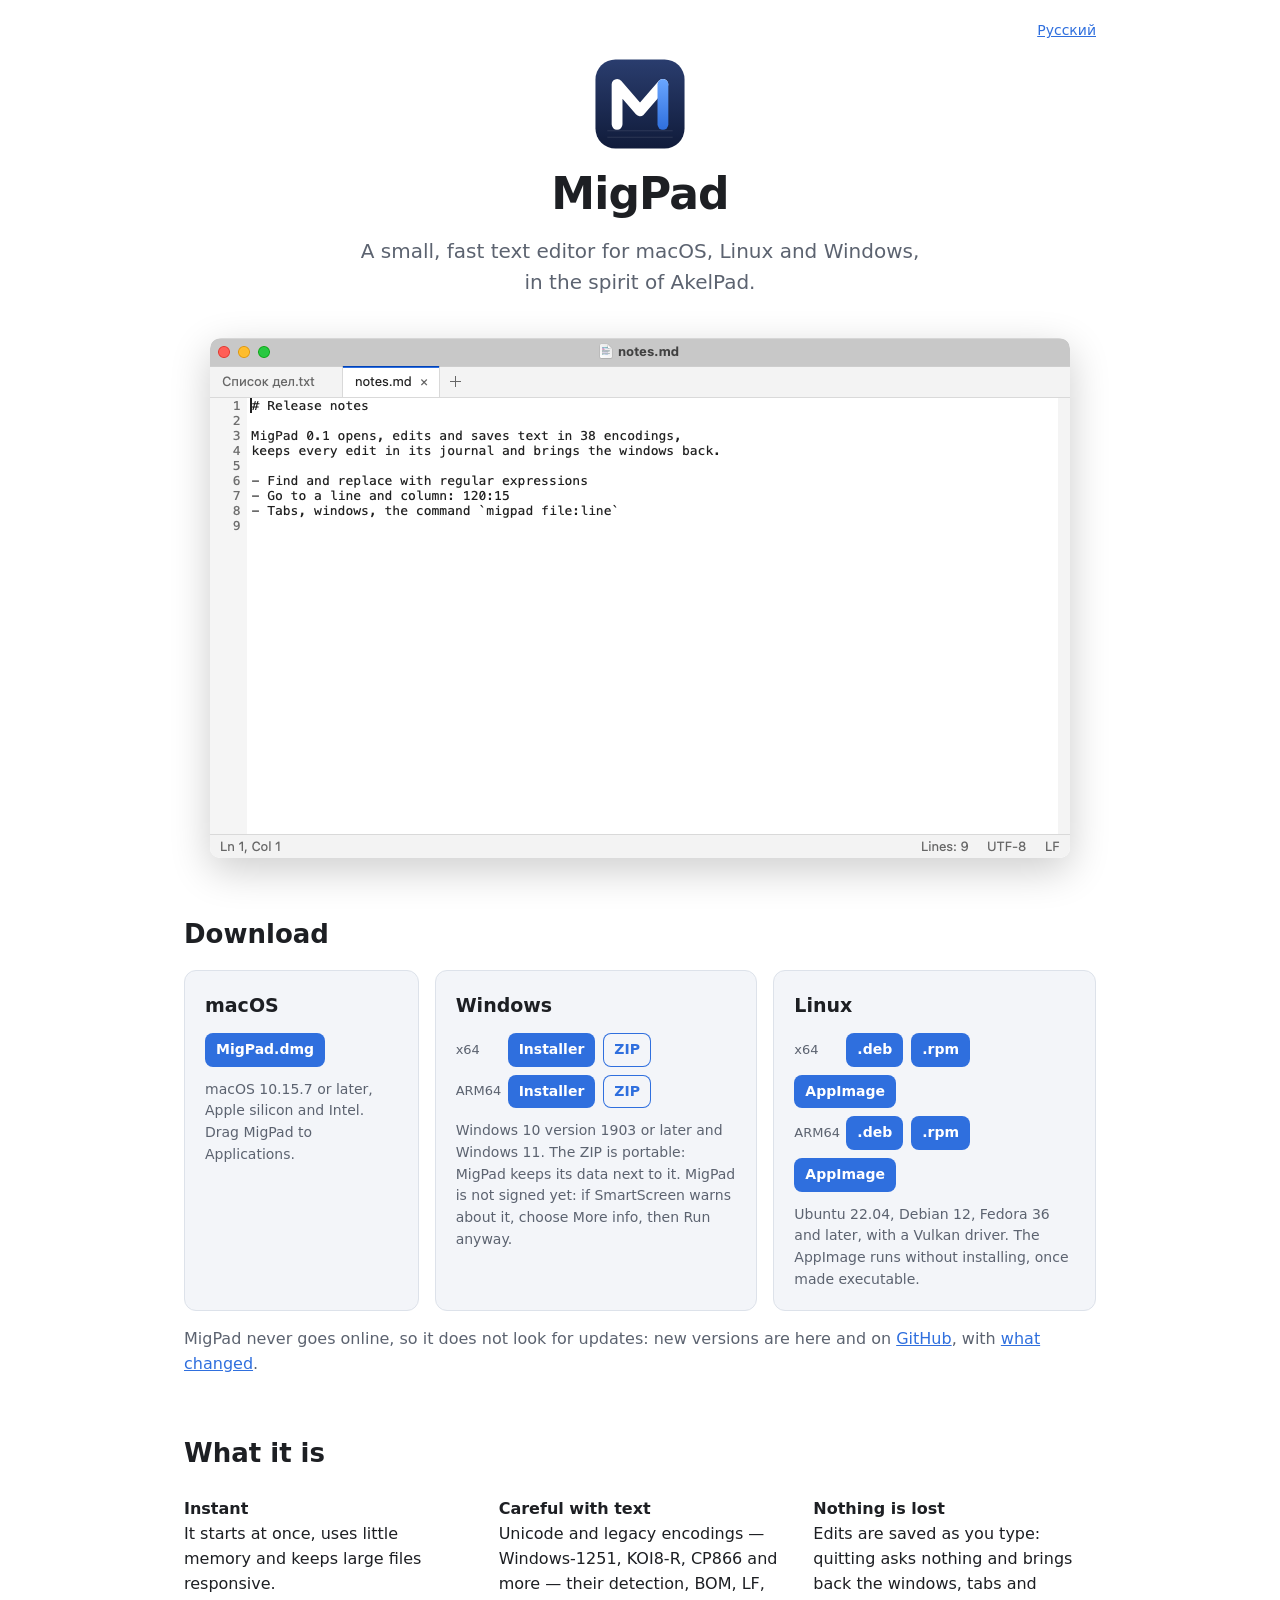
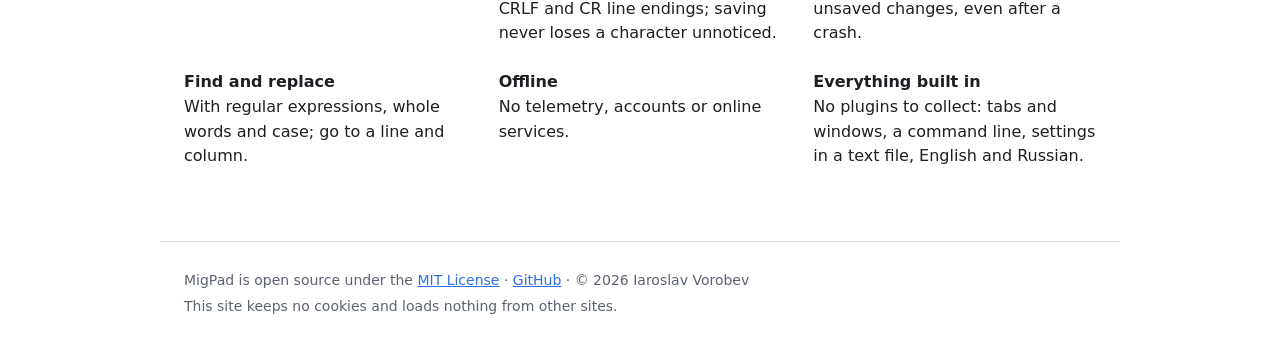
<file: index.html>
<!DOCTYPE html>
<html lang="en">
<head>
    <meta charset="utf-8">
    <meta name="viewport" content="width=device-width, initial-scale=1">
    <title>MigPad — a fast text editor for macOS, Linux and Windows</title>
    <meta name="description" content="MigPad is a small, fast text editor in the spirit of AkelPad for macOS, Linux and Windows: careful with encodings, it loses nothing and never goes online.">
    <link rel="icon" href="/icon.svg" type="image/svg+xml">
    <link rel="apple-touch-icon" href="/icon-256.png">
    <link rel="alternate" hreflang="en" href="https://migpad.com/">
    <link rel="alternate" hreflang="ru" href="https://migpad.com/ru/">
    <link rel="stylesheet" href="/style.css">
    <script>
        // A browser in Russian gets the page in Russian, unless the user chose English.
        if (localStorage.getItem("migpad-lang") !== "en" && (navigator.languages || [navigator.language])[0]?.startsWith("ru")) {
            location.replace("/ru/");
        }
    </script>
</head>
<body>
    <header>
        <nav class="language"><a href="/ru/" hreflang="ru" lang="ru" onclick="localStorage.removeItem('migpad-lang')">Русский</a></nav>
        <img src="/icon.svg" alt="" width="96" height="96">
        <h1>MigPad</h1>
        <p class="tagline">A small, fast text editor for macOS, Linux and Windows, in the spirit of AkelPad.</p>
        <picture class="screenshot">
            <source srcset="/screenshot-en-dark.png" media="(prefers-color-scheme: dark)">
            <img src="/screenshot-en-light.png" alt="MigPad with two tabs: release notes in Markdown, and a list in Windows-1251" width="860" height="520">
        </picture>
    </header>
    <main>
        <h2 id="download">Download</h2>
        <div class="platforms">
            <section class="platform">
                <h3>macOS</h3>
                <div class="buttons">
                    <a class="button" href="https://github.com/migpad/migpad/releases/latest/download/MigPad.dmg">MigPad.dmg</a>
                </div>
                <p>macOS 10.15.7 or later, Apple silicon and Intel. Drag MigPad to Applications.</p>
            </section>
            <section class="platform">
                <h3>Windows</h3>
                <div class="buttons">
                    <div class="row"><span class="arch">x64</span><a class="button" href="https://github.com/migpad/migpad/releases/latest/download/MigPad-x64-setup.exe">Installer</a><a class="button secondary" href="https://github.com/migpad/migpad/releases/latest/download/MigPad-x64-portable.zip">ZIP</a></div>
                    <div class="row"><span class="arch">ARM64</span><a class="button" href="https://github.com/migpad/migpad/releases/latest/download/MigPad-arm64-setup.exe">Installer</a><a class="button secondary" href="https://github.com/migpad/migpad/releases/latest/download/MigPad-arm64-portable.zip">ZIP</a></div>
                </div>
                <p>Windows 10 version 1903 or later and Windows 11. The ZIP is portable: MigPad keeps its data next to it. MigPad is not signed yet: if SmartScreen warns about it, choose More info, then Run anyway.</p>
            </section>
            <section class="platform">
                <h3>Linux</h3>
                <div class="buttons">
                    <div class="row"><span class="arch">x64</span><a class="button" href="https://github.com/migpad/migpad/releases/latest/download/migpad-amd64.deb">.deb</a><a class="button" href="https://github.com/migpad/migpad/releases/latest/download/migpad-x86_64.rpm">.rpm</a><a class="button" href="https://github.com/migpad/migpad/releases/latest/download/MigPad-x86_64.AppImage">AppImage</a></div>
                    <div class="row"><span class="arch">ARM64</span><a class="button" href="https://github.com/migpad/migpad/releases/latest/download/migpad-arm64.deb">.deb</a><a class="button" href="https://github.com/migpad/migpad/releases/latest/download/migpad-aarch64.rpm">.rpm</a><a class="button" href="https://github.com/migpad/migpad/releases/latest/download/MigPad-aarch64.AppImage">AppImage</a></div>
                </div>
                <p>Ubuntu 22.04, Debian 12, Fedora 36 and later, with a Vulkan driver. The AppImage runs without installing, once made executable.</p>
            </section>
        </div>
        <p class="note">MigPad never goes online, so it does not look for updates: new versions are here and on <a href="https://github.com/migpad/migpad/releases">GitHub</a>, with <a href="https://github.com/migpad/migpad/blob/main/CHANGELOG.md">what changed</a>.</p>

        <h2>What it is</h2>
        <ul class="features">
            <li><strong>Instant</strong> It starts at once, uses little memory and keeps large files responsive.</li>
            <li><strong>Careful with text</strong> Unicode and legacy encodings — Windows-1251, KOI8-R, CP866 and more — their detection, BOM, LF, CRLF and CR line endings; saving never loses a character unnoticed.</li>
            <li><strong>Nothing is lost</strong> Edits are saved as you type: quitting asks nothing and brings back the windows, tabs and unsaved changes, even after a crash.</li>
            <li><strong>Find and replace</strong> With regular expressions, whole words and case; go to a line and column.</li>
            <li><strong>Offline</strong> No telemetry, accounts or online services.</li>
            <li><strong>Everything built in</strong> No plugins to collect: tabs and windows, a command line, settings in a text file, English and Russian.</li>
        </ul>
    </main>
    <footer>
        <p>MigPad is open source under the <a href="https://github.com/migpad/migpad/blob/main/LICENSE">MIT License</a> · <a href="https://github.com/migpad/migpad">GitHub</a> · © 2026 Iaroslav Vorobev</p>
        <p>This site keeps no cookies and loads nothing from other sites.</p>
    </footer>
</body>
</html>
</file>
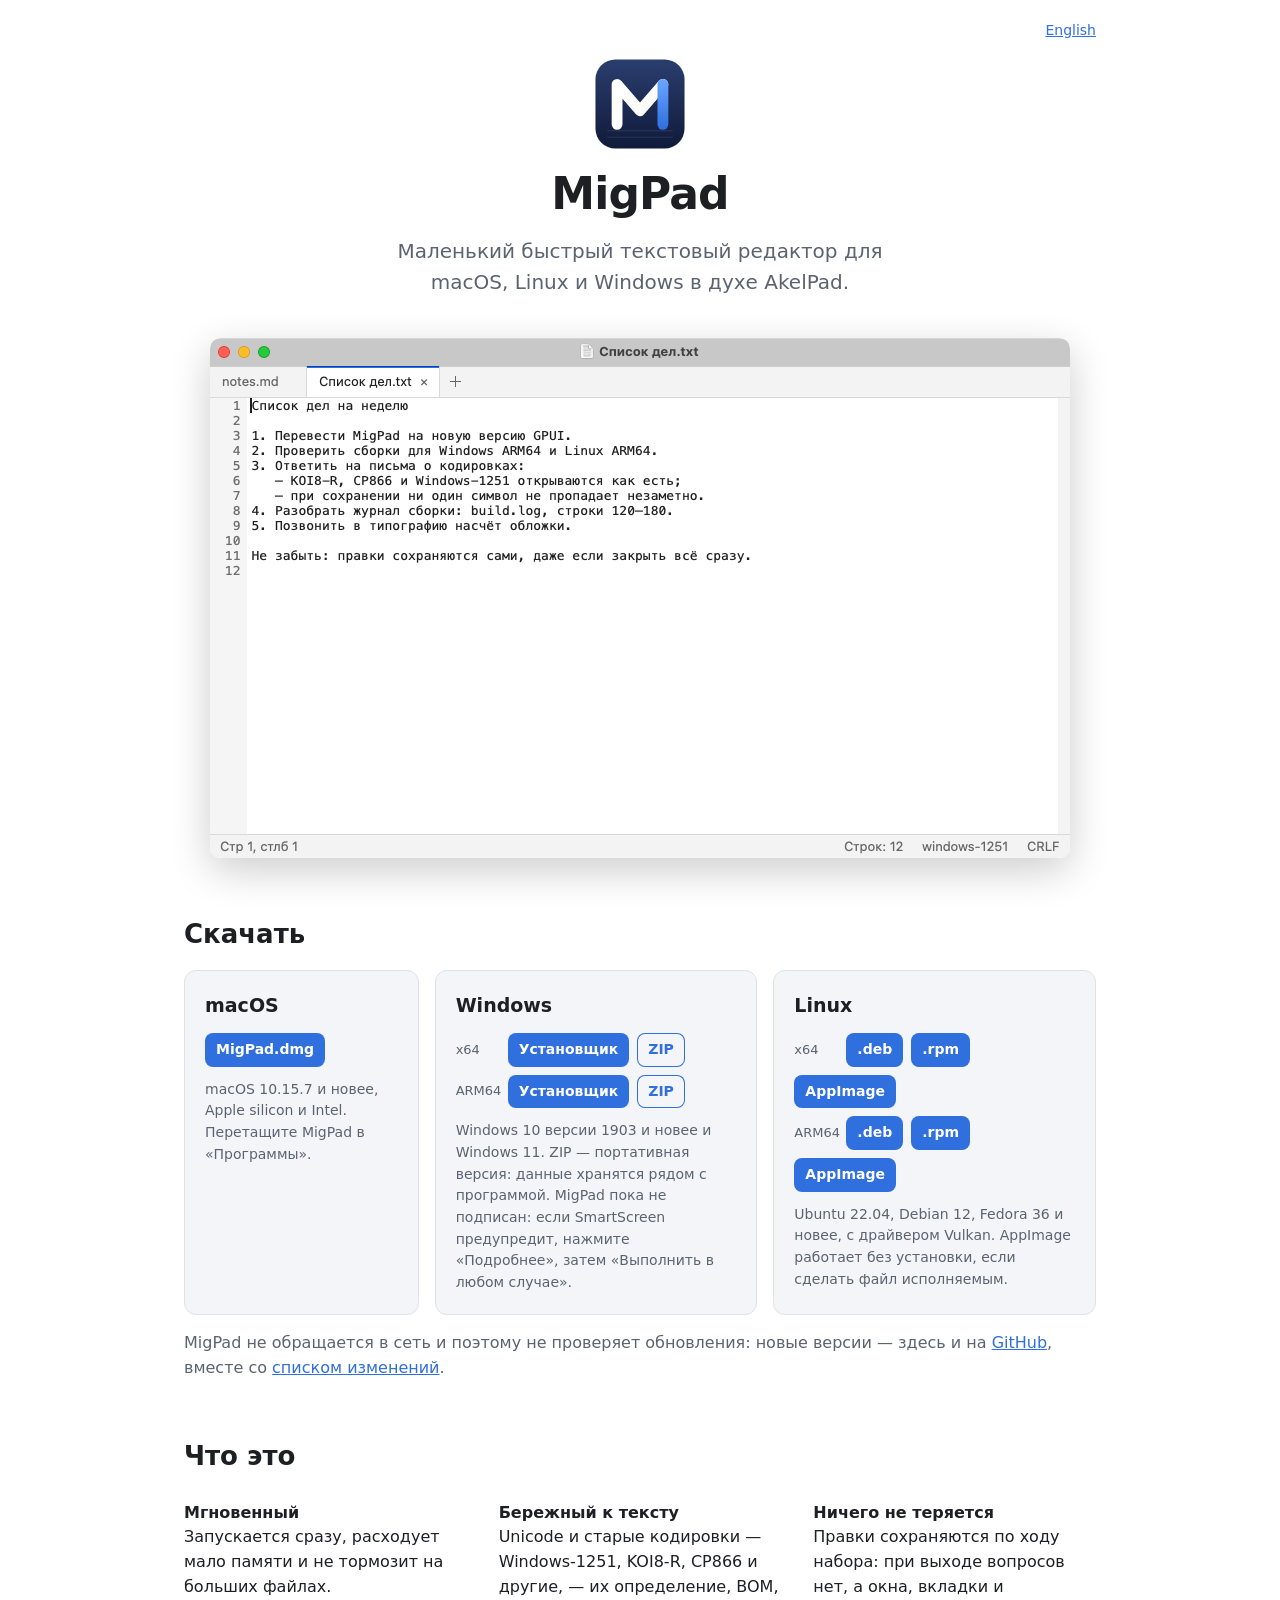
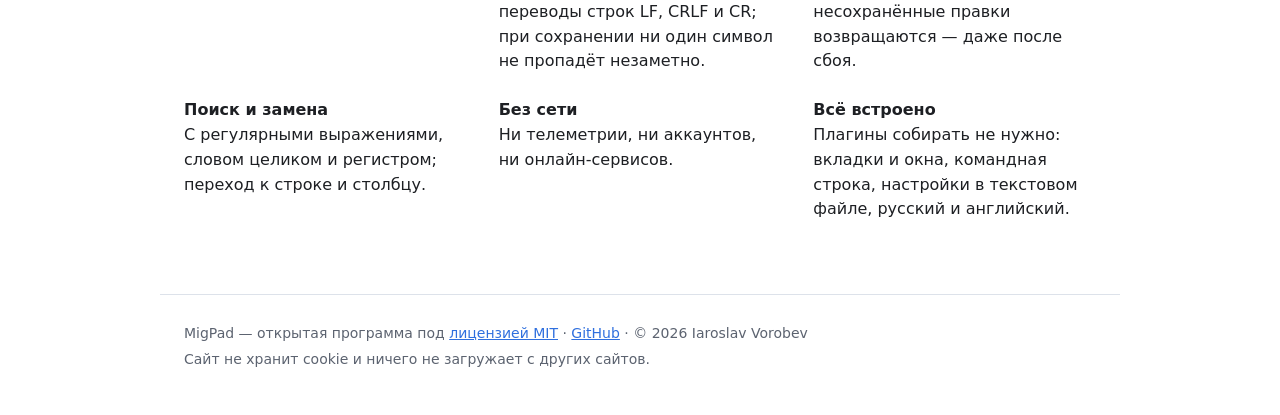
<file: ru/index.html>
<!DOCTYPE html>
<html lang="ru">
<head>
    <meta charset="utf-8">
    <meta name="viewport" content="width=device-width, initial-scale=1">
    <title>MigPad — быстрый текстовый редактор для macOS, Linux и Windows</title>
    <meta name="description" content="MigPad — маленький быстрый текстовый редактор в духе AkelPad для macOS, Linux и Windows: бережно работает с кодировками, ничего не теряет и не обращается в сеть.">
    <link rel="icon" href="/icon.svg" type="image/svg+xml">
    <link rel="apple-touch-icon" href="/icon-256.png">
    <link rel="alternate" hreflang="en" href="https://migpad.com/">
    <link rel="alternate" hreflang="ru" href="https://migpad.com/ru/">
    <link rel="stylesheet" href="/style.css">
</head>
<body>
    <header>
        <nav class="language"><a href="/" hreflang="en" lang="en" onclick="localStorage.setItem('migpad-lang','en')">English</a></nav>
        <img src="/icon.svg" alt="" width="96" height="96">
        <h1>MigPad</h1>
        <p class="tagline">Маленький быстрый текстовый редактор для macOS, Linux и Windows в духе AkelPad.</p>
        <picture class="screenshot">
            <source srcset="/screenshot-ru-dark.png" media="(prefers-color-scheme: dark)">
            <img src="/screenshot-ru-light.png" alt="MigPad с двумя вкладками: заметки в Markdown и список дел в Windows-1251" width="860" height="520">
        </picture>
    </header>
    <main>
        <h2 id="download">Скачать</h2>
        <div class="platforms">
            <section class="platform">
                <h3>macOS</h3>
                <div class="buttons">
                    <a class="button" href="https://github.com/migpad/migpad/releases/latest/download/MigPad.dmg">MigPad.dmg</a>
                </div>
                <p>macOS 10.15.7 и новее, Apple silicon и Intel. Перетащите MigPad в «Программы».</p>
            </section>
            <section class="platform">
                <h3>Windows</h3>
                <div class="buttons">
                    <div class="row"><span class="arch">x64</span><a class="button" href="https://github.com/migpad/migpad/releases/latest/download/MigPad-x64-setup.exe">Установщик</a><a class="button secondary" href="https://github.com/migpad/migpad/releases/latest/download/MigPad-x64-portable.zip">ZIP</a></div>
                    <div class="row"><span class="arch">ARM64</span><a class="button" href="https://github.com/migpad/migpad/releases/latest/download/MigPad-arm64-setup.exe">Установщик</a><a class="button secondary" href="https://github.com/migpad/migpad/releases/latest/download/MigPad-arm64-portable.zip">ZIP</a></div>
                </div>
                <p>Windows 10 версии 1903 и новее и Windows 11. ZIP — портативная версия: данные хранятся рядом с программой. MigPad пока не подписан: если SmartScreen предупредит, нажмите «Подробнее», затем «Выполнить в любом случае».</p>
            </section>
            <section class="platform">
                <h3>Linux</h3>
                <div class="buttons">
                    <div class="row"><span class="arch">x64</span><a class="button" href="https://github.com/migpad/migpad/releases/latest/download/migpad-amd64.deb">.deb</a><a class="button" href="https://github.com/migpad/migpad/releases/latest/download/migpad-x86_64.rpm">.rpm</a><a class="button" href="https://github.com/migpad/migpad/releases/latest/download/MigPad-x86_64.AppImage">AppImage</a></div>
                    <div class="row"><span class="arch">ARM64</span><a class="button" href="https://github.com/migpad/migpad/releases/latest/download/migpad-arm64.deb">.deb</a><a class="button" href="https://github.com/migpad/migpad/releases/latest/download/migpad-aarch64.rpm">.rpm</a><a class="button" href="https://github.com/migpad/migpad/releases/latest/download/MigPad-aarch64.AppImage">AppImage</a></div>
                </div>
                <p>Ubuntu 22.04, Debian 12, Fedora 36 и новее, с драйвером Vulkan. AppImage работает без установки, если сделать файл исполняемым.</p>
            </section>
        </div>
        <p class="note">MigPad не обращается в сеть и поэтому не проверяет обновления: новые версии — здесь и на <a href="https://github.com/migpad/migpad/releases">GitHub</a>, вместе со <a href="https://github.com/migpad/migpad/blob/main/CHANGELOG.md">списком изменений</a>.</p>

        <h2>Что это</h2>
        <ul class="features">
            <li><strong>Мгновенный</strong> Запускается сразу, расходует мало памяти и не тормозит на больших файлах.</li>
            <li><strong>Бережный к тексту</strong> Unicode и старые кодировки — Windows-1251, KOI8-R, CP866 и другие, — их определение, BOM, переводы строк LF, CRLF и CR; при сохранении ни один символ не пропадёт незаметно.</li>
            <li><strong>Ничего не теряется</strong> Правки сохраняются по ходу набора: при выходе вопросов нет, а окна, вкладки и несохранённые правки возвращаются — даже после сбоя.</li>
            <li><strong>Поиск и замена</strong> С регулярными выражениями, словом целиком и регистром; переход к строке и столбцу.</li>
            <li><strong>Без сети</strong> Ни телеметрии, ни аккаунтов, ни онлайн-сервисов.</li>
            <li><strong>Всё встроено</strong> Плагины собирать не нужно: вкладки и окна, командная строка, настройки в текстовом файле, русский и английский.</li>
        </ul>
    </main>
    <footer>
        <p>MigPad — открытая программа под <a href="https://github.com/migpad/migpad/blob/main/LICENSE">лицензией MIT</a> · <a href="https://github.com/migpad/migpad">GitHub</a> · © 2026 Iaroslav Vorobev</p>
        <p>Сайт не хранит cookie и ничего не загружает с других сайтов.</p>
    </footer>
</body>
</html>
</file>
<file: style.css>
/* The one page of migpad.com, in English and Russian: no fonts, scripts or images from elsewhere. */

:root {
    color-scheme: light dark;
    --text: #1d1f23;
    --muted: #5c6370;
    --background: #ffffff;
    --panel: #f3f5f9;
    --line: #dde2ea;
    --accent: #2f6fde;
    --accent-text: #ffffff;
}

@media (prefers-color-scheme: dark) {
    :root {
        --text: #e6e8ec;
        --muted: #a0a7b4;
        --background: #16181d;
        --panel: #1f232b;
        --line: #2e3440;
        --accent: #4d8eff;
        --accent-text: #0b1530;
    }
}

* {
    box-sizing: border-box;
}

body {
    margin: 0;
    font: 16px/1.55 -apple-system, BlinkMacSystemFont, "Segoe UI", system-ui, Ubuntu, Cantarell, sans-serif;
    color: var(--text);
    background: var(--background);
}

a {
    color: var(--accent);
}

header,
main,
footer {
    max-width: 960px;
    margin: 0 auto;
    padding: 0 24px;
}

header {
    position: relative;
    padding-top: 56px;
    text-align: center;
}

header img {
    display: block;
    margin: 0 auto 8px;
}

h1 {
    margin: 0;
    font-size: 44px;
    letter-spacing: -0.02em;
}

.tagline {
    margin: 8px auto 0;
    max-width: 560px;
    font-size: 20px;
    color: var(--muted);
}

.screenshot img {
    display: block;
    max-width: 100%;
    height: auto;
    margin: 40px auto 0;
    border-radius: 10px;
    box-shadow: 0 12px 40px rgba(0, 0, 0, 0.2);
}

.language {
    position: absolute;
    top: 20px;
    right: 24px;
    font-size: 14px;
}

h2 {
    margin: 56px 0 16px;
    font-size: 26px;
}

.platforms {
    display: grid;
    grid-template-columns: 1fr;
    gap: 16px;
}

/* macOS has one file: Windows and Linux take the room of their rows of buttons. */
@media (min-width: 860px) {
    .platforms {
        grid-template-columns: 0.8fr 1.1fr 1.1fr;
    }
}

.platform {
    padding: 20px;
    border: 1px solid var(--line);
    border-radius: 12px;
    background: var(--panel);
}

.platform h3 {
    margin: 0 0 12px;
    font-size: 19px;
}

.platform p {
    margin: 12px 0 0;
    font-size: 14px;
    color: var(--muted);
}

.buttons {
    display: flex;
    flex-wrap: wrap;
    gap: 8px;
}

.row {
    display: flex;
    flex-wrap: wrap;
    align-items: center;
    gap: 8px;
    width: 100%;
}

.arch {
    width: 44px;
    font-size: 13px;
    color: var(--muted);
}

.button {
    display: inline-block;
    padding: 6px 11px;
    border-radius: 8px;
    font-weight: 600;
    font-size: 14px;
    text-decoration: none;
    color: var(--accent-text);
    background: var(--accent);
}

.button.secondary {
    color: var(--accent);
    background: transparent;
    box-shadow: inset 0 0 0 1px var(--accent);
}

code {
    font: 13px/1.4 ui-monospace, SFMono-Regular, Menlo, Consolas, monospace;
    padding: 1px 4px;
    border-radius: 4px;
    background: var(--line);
}

.note {
    margin-top: 16px;
    color: var(--muted);
}

.features {
    display: grid;
    grid-template-columns: repeat(auto-fit, minmax(260px, 1fr));
    gap: 8px 32px;
    padding: 0;
    list-style: none;
}

.features li {
    padding: 8px 0;
}

.features strong {
    display: block;
}

footer {
    margin-top: 64px;
    padding-top: 24px;
    padding-bottom: 40px;
    border-top: 1px solid var(--line);
    font-size: 14px;
    color: var(--muted);
}

footer p {
    margin: 4px 0;
}
</file>
